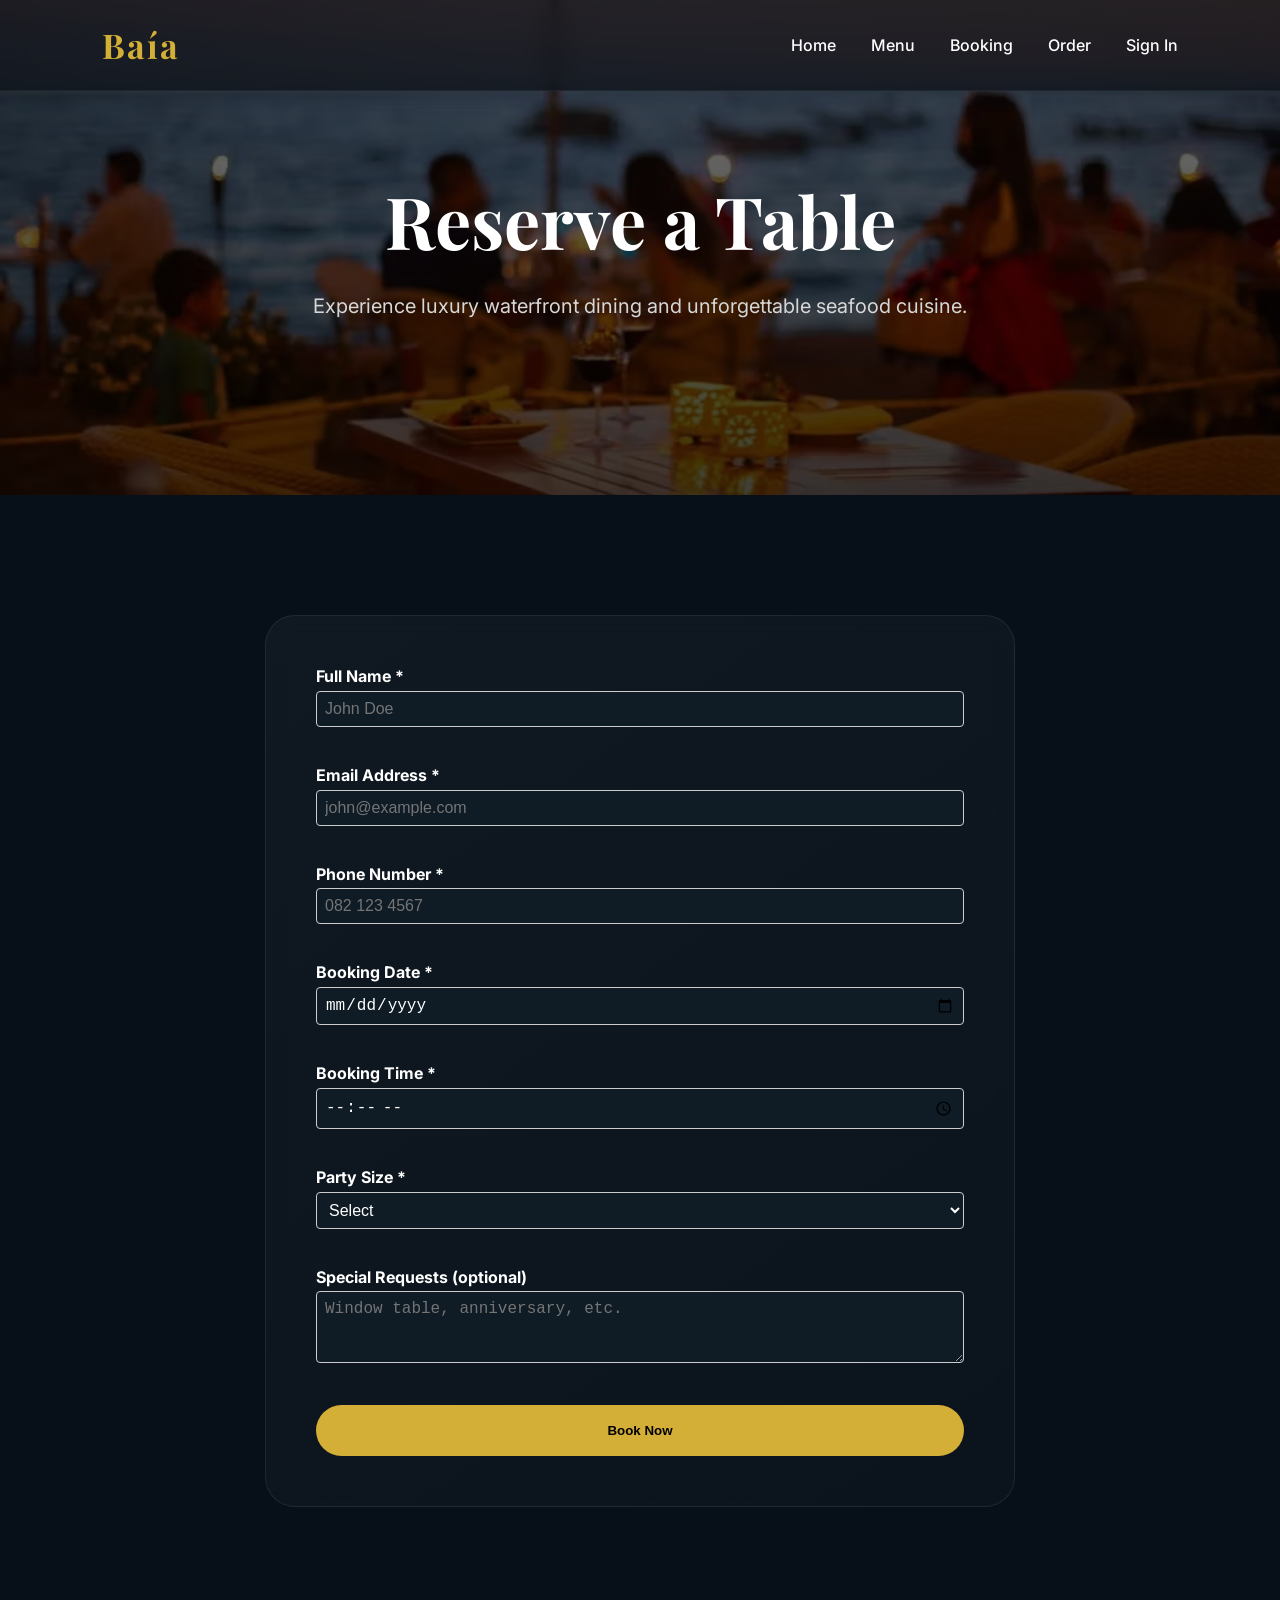
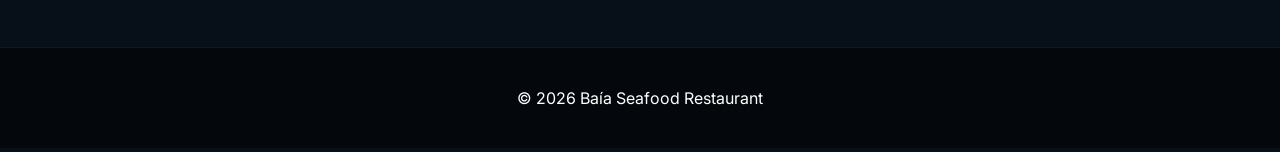
<file: booking.html>
<!DOCTYPE html>
<html lang="en">
<head>
  <meta charset="UTF-8">
  <meta name="viewport" content="width=device-width, initial-scale=1.0">
  <title>Booking - Baía Seafood</title>
  <link rel="stylesheet" href="css/style.css">
  <style>
    .form-group { margin-bottom: 1rem; }
    .form-group label { display: block; font-weight: bold; margin-bottom: 0.3rem; }
    .form-group input, .form-group select, .form-group textarea { width: 100%; padding: 8px; border: 1px solid #ccc; border-radius: 4px; }
    button { background: #2c5f2d; color: white; padding: 10px 20px; border: none; border-radius: 4px; cursor: pointer; }
    button:hover { background: #1f4520; }
    #bookingMessage { margin-top: 20px; }
  </style>
</head>
<body>

<header>
  <nav>
    <h1>Baía</h1>
    <ul>
      <li><a href="index.html">Home</a></li>
      <li><a href="menu.html">Menu</a></li>
      <li><a href="booking.html">Booking</a></li>
      <li><a href="order.html">Order</a></li>
      <li><a href="signin.html">Sign In</a></li>
    </ul>
  </nav>
</header>

<section class="page-hero">
  <div class="page-overlay">
    <h1>Reserve a Table</h1>
    <p>Experience luxury waterfront dining and unforgettable seafood cuisine.</p>
  </div>
</section>

<section class="form-section">
  <div class="form-container">
    <form id="bookingForm">
      <div class="form-group">
        <label>Full Name *</label>
        <input type="text" name="fullName" id="fullName" placeholder="John Doe" required>
      </div>

      <div class="form-group">
        <label>Email Address *</label>
        <input type="email" name="email" id="email" placeholder="john@example.com" required>
      </div>

      <div class="form-group">
        <label>Phone Number *</label>
        <input type="tel" name="phone" id="phone" placeholder="082 123 4567" required>
      </div>

      <div class="form-group">
        <label>Booking Date *</label>
        <input type="date" name="bookingDate" id="bookingDate" required>
      </div>

      <div class="form-group">
        <label>Booking Time *</label>
        <input type="time" name="bookingTime" id="bookingTime" required>
      </div>

      <div class="form-group">
        <label>Party Size *</label>
        <select name="partySize" id="partySize" required>
          <option value="">Select</option>
          <option value="2">2 Guests</option>
          <option value="4">4 Guests</option>
          <option value="6">6 Guests</option>
          <option value="8">8 Guests</option>
        </select>
      </div>

      <div class="form-group">
        <label>Special Requests (optional)</label>
        <textarea name="specialRequests" id="specialRequests" rows="3" placeholder="Window table, anniversary, etc."></textarea>
      </div>

      <button type="submit">Book Now</button>
    </form>

    <div id="bookingMessage"></div>
  </div>
</section>

<footer>
  <p>© 2026 Baía Seafood Restaurant</p>
</footer>

<script src="js/api.js"></script>
</body>
</html>
</file>
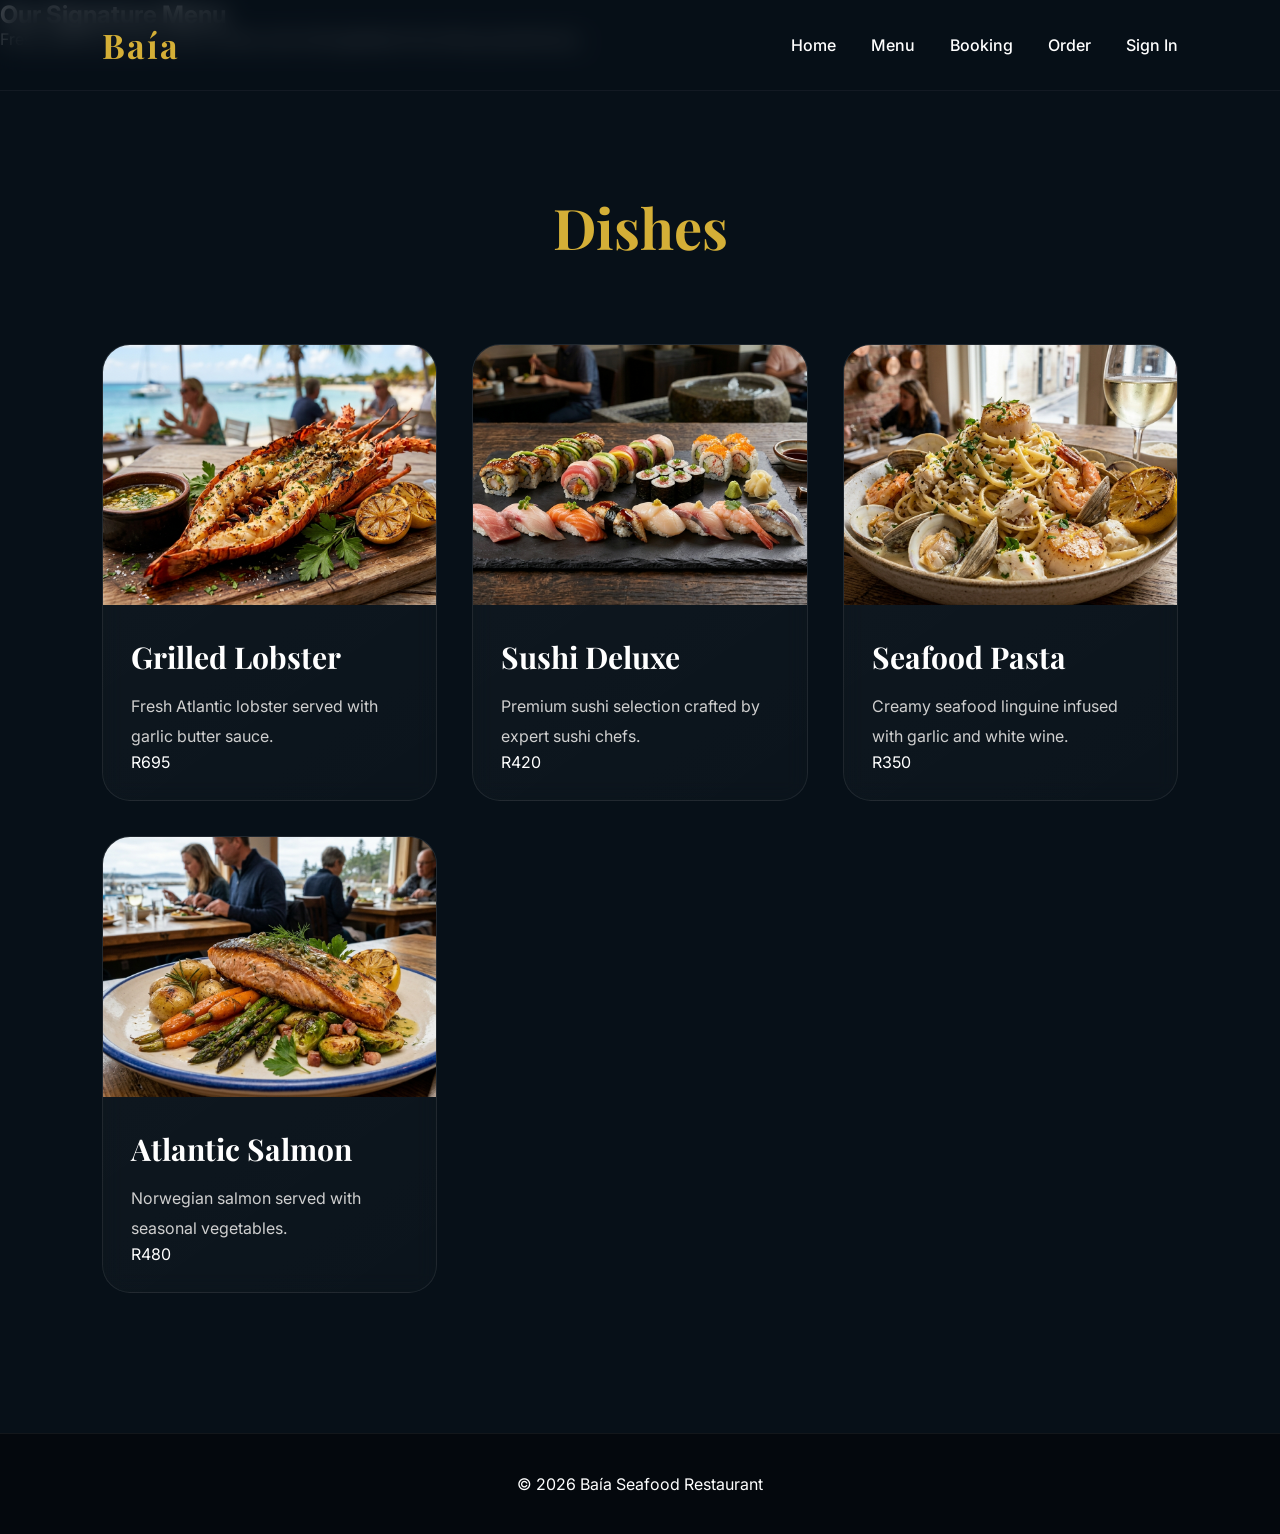
<file: menu.html>
<!DOCTYPE html>
<html lang="en">
<head>

  <meta charset="UTF-8"/>

  <meta
    name="viewport"
    content="width=device-width, initial-scale=1.0"
  />

  <title>Menu - Baía</title>

  <link
    rel="stylesheet"
    href="css/style.css"
  />

</head>

<body>

<header>

  <nav>

    <h1>Baía</h1>

    <ul>

      <li><a href="index.html">Home</a></li>

      <li><a href="menu.html">Menu</a></li>

      <li><a href="booking.html">Booking</a></li>

      <li><a href="order.html">Order</a></li>

      <li><a href="signin.html">Sign In</a></li>

    </ul>

  </nav>

</header>


<!-- HERO -->

<section class="menu-hero">

  <div class="menu-overlay">

    <h1>Our Signature Menu</h1>

    <p>
      Fresh seafood, world-class cuisine, and unforgettable fine dining experiences.
    </p>

  </div>

</section>


<!-- MENU SECTION -->

<section class="section">

  <h2>Dishes</h2>

  <div class="cards">


    <!-- CARD 1 -->

    <div class="card">

      <img
        src="images/lobster.jpg"
        alt=""
      >

      <div class="card-content">

        <h3>Grilled Lobster</h3>

        <p>
          Fresh Atlantic lobster served with garlic butter sauce.
        </p>

        <div class="price">
          R695
        </div>

      </div>

    </div>


    <!-- CARD 2 -->

    <div class="card">

      <img
        src="images/sushi.jpg"
        alt=""
      >

      <div class="card-content">

        <h3>Sushi Deluxe</h3>

        <p>
          Premium sushi selection crafted by expert sushi chefs.
        </p>

        <div class="price">
          R420
        </div>

      </div>

    </div>


    <!-- CARD 3 -->

    <div class="card">

      <img
        src="images/pasta.jpg"
        alt=""
      >

      <div class="card-content">

        <h3>Seafood Pasta</h3>

        <p>
          Creamy seafood linguine infused with garlic and white wine.
        </p>

        <div class="price">
          R350
        </div>

      </div>

    </div>


    <!-- CARD 4 -->

    <div class="card">

      <img
        src="images/salmon.jpg"
        alt=""
      >

      <div class="card-content">

        <h3>Atlantic Salmon</h3>

        <p>
          Norwegian salmon served with seasonal vegetables.
        </p>

        <div class="price">
          R480
        </div>

      </div>

    </div>
 
  </div>

</section>


<footer>

  <p>
    © 2026 Baía Seafood Restaurant
  </p>

</footer>

<script src="js/app.js"></script>

</body>
</html>
</file>
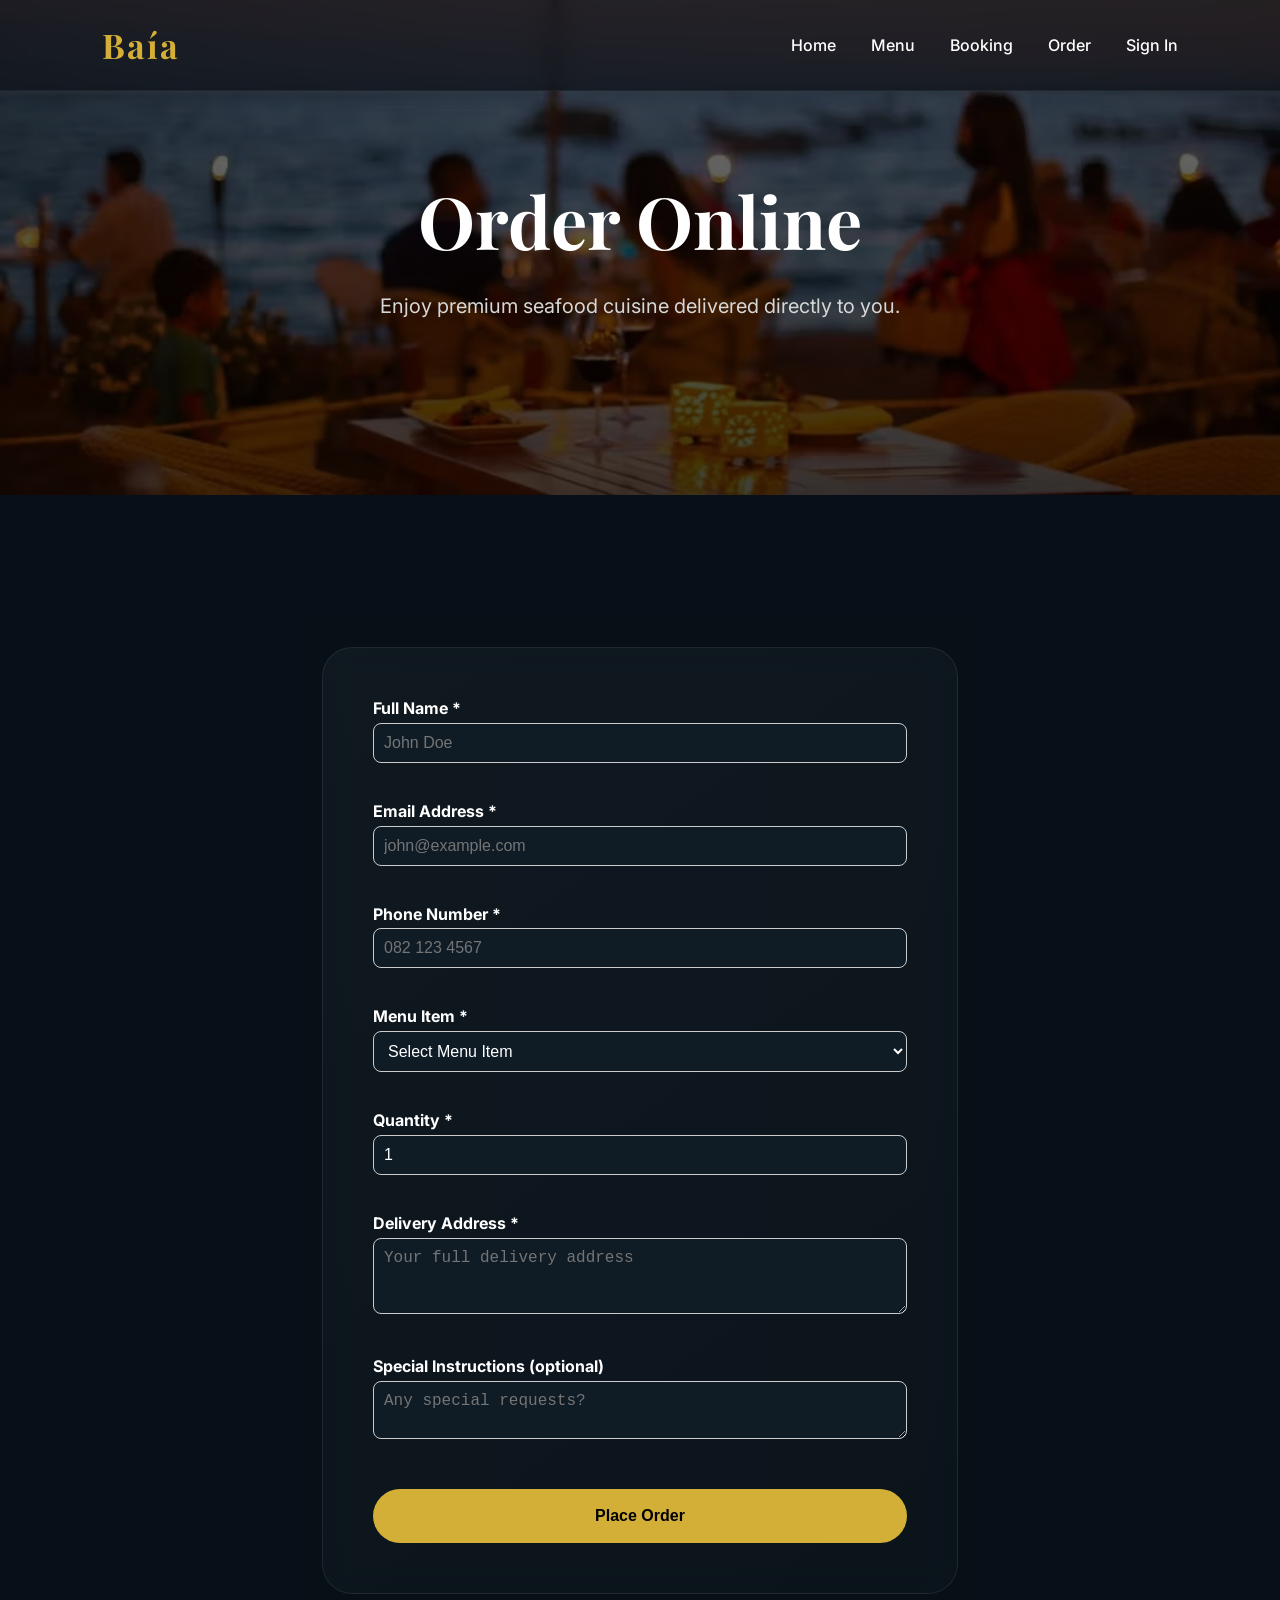
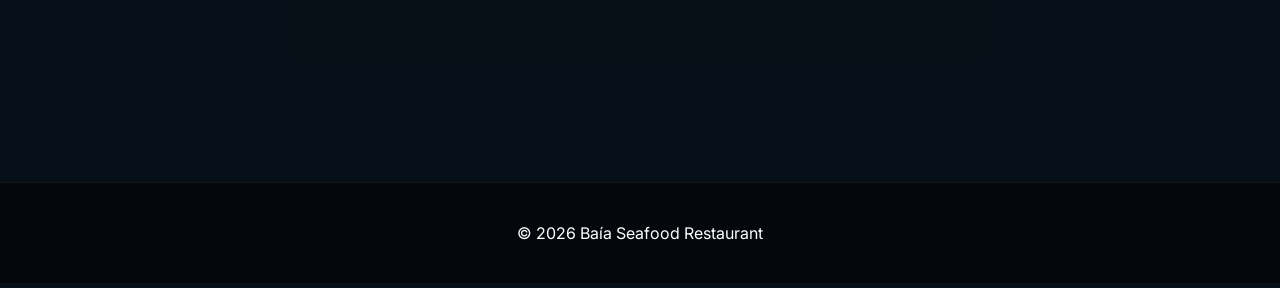
<file: order.html>
<!DOCTYPE html>
<html lang="en">
<head>
  <meta charset="UTF-8">
  <meta name="viewport" content="width=device-width, initial-scale=1.0">
  <title>Order Online - Baía Seafood</title>
  <link rel="stylesheet" href="css/style.css">
  <style>
    /* Quick inline styles to ensure proper layout */
    .form-group {
      margin-bottom: 1rem;
    }
    .form-group label {
      display: block;
      font-weight: bold;
      margin-bottom: 0.3rem;
      color: white;
    }
    .form-group input,
    .form-group select,
    .form-group textarea {
      width: 100%;
      padding: 10px;
      border: 1px solid #ccc;
      border-radius: 8px;
      font-size: 1rem;
      background: #0f1b25;
      color: white;
    }
    button {
      width: 100%;
      background: #d4af37;
      color: black;
      padding: 12px;
      border: none;
      border-radius: 8px;
      font-size: 1rem;
      font-weight: bold;
      cursor: pointer;
      margin-top: 0.5rem;
    }
    button:hover {
      background: white;
      color: black;
    }
    #orderMessage {
      margin-top: 1rem;
      padding: 10px;
      border-radius: 8px;
      text-align: center;
    }
    .form-container {
      max-width: 700px;
      margin: 0 auto;
      padding: 2rem;
      background: rgba(7,16,24,0.9);
      border-radius: 20px;
    }
  </style>
</head>
<body>

<header>
  <nav>
    <h1>Baía</h1>
    <ul>
      <li><a href="index.html">Home</a></li>
      <li><a href="menu.html">Menu</a></li>
      <li><a href="booking.html">Booking</a></li>
      <li><a href="order.html">Order</a></li>
      <li><a href="signin.html">Sign In</a></li>
    </ul>
  </nav>
</header>

<section class="page-hero">
  <div class="page-overlay">
    <h1>Order Online</h1>
    <p>Enjoy premium seafood cuisine delivered directly to you.</p>
  </div>
</section>

<section class="form-section">
  <div class="form-container">
    <form id="orderForm">
      <div class="form-group">
        <label>Full Name *</label>
        <input type="text" name="fullName" id="fullName" placeholder="John Doe" required>
      </div>

      <div class="form-group">
        <label>Email Address *</label>
        <input type="email" name="email" id="email" placeholder="john@example.com" required>
      </div>

      <div class="form-group">
        <label>Phone Number *</label>
        <input type="tel" name="phone" id="phone" placeholder="082 123 4567" required>
      </div>

      <div class="form-group">
        <label>Menu Item *</label>
        <select name="menuItem" id="menuItem" required>
          <option value="">Select Menu Item</option>
          <option value="Seafood Platter">Seafood Platter — R850</option>
          <option value="Grilled Lobster">Grilled Lobster — R695</option>
          <option value="Sushi Deluxe">Sushi Deluxe — R420</option>
        </select>
      </div>

      <div class="form-group">
        <label>Quantity *</label>
        <input type="number" name="quantity" id="quantity" placeholder="1" min="1" value="1" required>
      </div>

      <div class="form-group">
        <label>Delivery Address *</label>
        <textarea name="deliveryAddress" id="deliveryAddress" rows="3" placeholder="Your full delivery address" required></textarea>
      </div>

      <div class="form-group">
        <label>Special Instructions (optional)</label>
        <textarea name="specialInstructions" id="specialInstructions" rows="2" placeholder="Any special requests?"></textarea>
      </div>

      <button type="submit">Place Order</button>
    </form>

    <div id="orderMessage"></div>
  </div>
</section>

<footer>
  <p>© 2026 Baía Seafood Restaurant</p>
</footer>

<script src="js/api.js"></script>
</body>
</html>
</file>
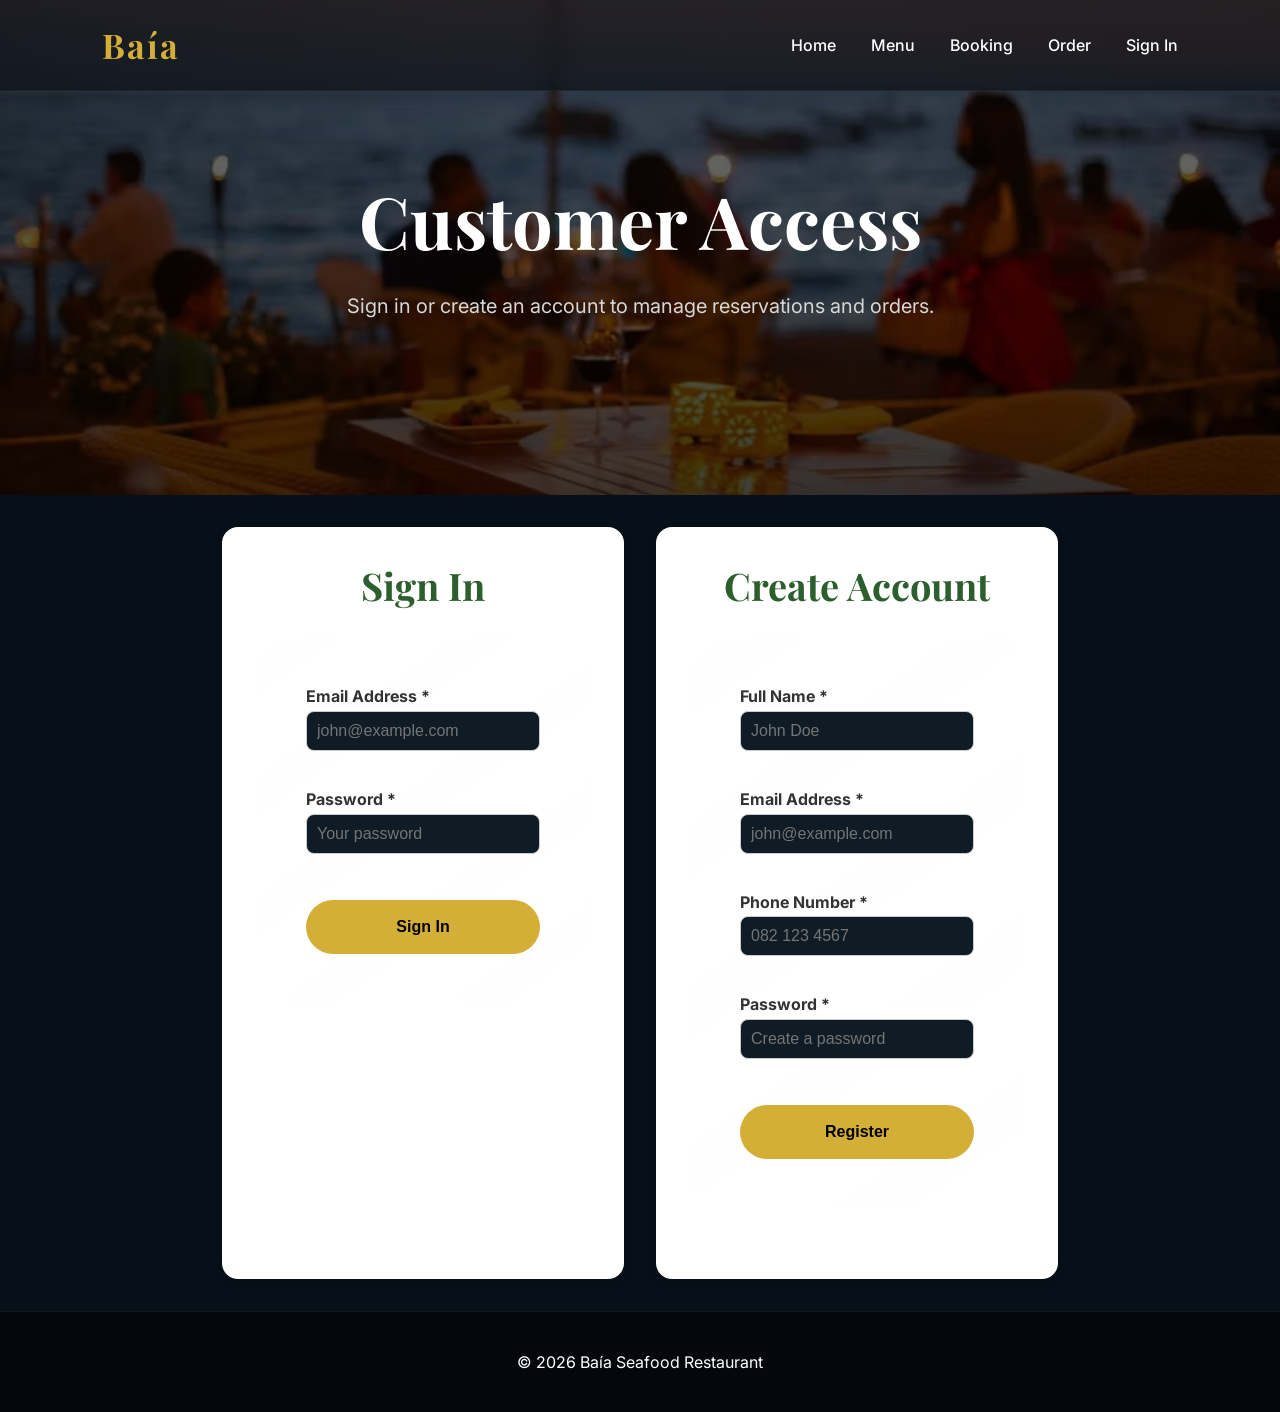
<file: signin.html>
<!DOCTYPE html>
<html lang="en">
<head>
  <meta charset="UTF-8"/>
  <meta name="viewport" content="width=device-width, initial-scale=1.0"/>
  <title>Sign In - Baía Seafood</title>
  <link rel="stylesheet" href="css/style.css"/>
  <style>
    /* Clean form styles */
    .signin-section {
      display: flex;
      gap: 2rem;
      justify-content: center;
      flex-wrap: wrap;
      padding: 2rem;
      max-width: 900px;
      margin: 0 auto;
    }
    .signin-card {
      flex: 1;
      min-width: 280px;
      background: white;
      padding: 2rem;
      border-radius: 16px;
      box-shadow: 0 4px 12px rgba(0,0,0,0.1);
    }
    .signin-card h2 {
      margin-bottom: 1.5rem;
      color: #2c5f2d;
      text-align: center;
    }
    .form-group {
      margin-bottom: 1rem;
    }
    .form-group label {
      display: block;
      font-weight: bold;
      margin-bottom: 0.3rem;
      color: #333;
    }
    .form-group input {
      width: 100%;
      padding: 10px;
      border: 1px solid #ccc;
      border-radius: 8px;
      font-size: 1rem;
    }
    button {
      width: 100%;
      background: #2c5f2d;
      color: white;
      padding: 12px;
      border: none;
      border-radius: 8px;
      font-size: 1rem;
      cursor: pointer;
      margin-top: 0.5rem;
    }
    button:hover {
      background: #1f4520;
    }
    .message {
      margin-top: 1rem;
      padding: 10px;
      border-radius: 8px;
      text-align: center;
    }
    .message.success {
      background: #d4edda;
      color: #155724;
    }
    .message.error {
      background: #f8d7da;
      color: #721c24;
    }
    
    /* FIX: Ensure buttons are clickable */
    .signin-card button {
      pointer-events: auto !important;
      cursor: pointer !important;
      position: relative !important;
      z-index: 10 !important;
    }
    .page-hero, .page-overlay {
      pointer-events: none;
    }
  </style>
</head>
<body>

<header>
  <nav>
    <h1>Baía</h1>
    <ul>
      <li><a href="index.html">Home</a></li>
      <li><a href="menu.html">Menu</a></li>
      <li><a href="booking.html">Booking</a></li>
      <li><a href="order.html">Order</a></li>
      <li><a href="signin.html">Sign In</a></li>
    </ul>
  </nav>
</header>

<section class="page-hero">
  <div class="page-overlay">
    <h1>Customer Access</h1>
    <p>Sign in or create an account to manage reservations and orders.</p>
  </div>
</section>

<section class="signin-section">

  <!-- LOGIN CARD -->
  <div class="signin-card">
    <h2>Sign In</h2>
    <form id="loginForm">
      <div class="form-group">
        <label>Email Address *</label>
        <input type="email" name="email" id="email" placeholder="john@example.com" required>
      </div>
      <div class="form-group">
        <label>Password *</label>
        <input type="password" name="password" id="password" placeholder="Your password" required>
      </div>
      <button type="submit">Sign In</button>
    </form>
    <div id="loginMessage" class="message"></div>
  </div>

  <!-- REGISTER CARD -->
  <div class="signin-card">
    <h2>Create Account</h2>
    <form id="registerForm">
      <div class="form-group">
        <label>Full Name *</label>
        <input type="text" name="fullName" id="registerName" placeholder="John Doe" required>
      </div>
      <div class="form-group">
        <label>Email Address *</label>
        <input type="email" name="email" id="registerEmail" placeholder="john@example.com" required>
      </div>
      <div class="form-group">
        <label>Phone Number *</label>
        <input type="tel" name="phone" id="registerPhone" placeholder="082 123 4567" required>
      </div>
      <div class="form-group">
        <label>Password *</label>
        <input type="password" name="password" id="registerPassword" placeholder="Create a password" required>
      </div>
      <button type="submit">Register</button>
    </form>
    <div id="registerMessage" class="message"></div>
  </div>

</section>

<footer>
  <p>© 2026 Baía Seafood Restaurant</p>
</footer>

<script src="js/cognito-config.js"></script>
<script src="js/auth.js"></script>
</body>
</html>
</file>
<file: css/style.css>
@import url('https://fonts.googleapis.com/css2?family=Playfair+Display:wght@500;700&family=Inter:wght@300;400;500;600&display=swap');

*{
  margin:0;
  padding:0;
  box-sizing:border-box;
}

html{
  scroll-behavior:smooth;
}

body{
  background:#071018;
  color:white;
  font-family:'Inter',sans-serif;
  overflow-x:hidden;
}


/* =========================
   NAVBAR
========================= */

header{

  position:fixed;

  width:100%;

  top:0;

  z-index:1000;

  background:
    rgba(7,16,24,0.72);

  backdrop-filter:blur(12px);

  border-bottom:
    1px solid rgba(255,255,255,0.05);
}


nav{

  display:flex;

  justify-content:space-between;

  align-items:center;

  padding:22px 8%;
}


nav h1{

  font-family:'Playfair Display',serif;

  font-size:34px;

  color:#d4af37;

  letter-spacing:2px;
}


nav ul{

  display:flex;

  gap:35px;

  list-style:none;
}


nav a{

  text-decoration:none;

  color:white;

  font-weight:500;

  position:relative;

  transition:0.3s;
}


nav a::after{

  content:'';

  position:absolute;

  left:0;

  bottom:-7px;

  width:0%;

  height:2px;

  background:#d4af37;

  transition:0.4s;
}


nav a:hover::after{

  width:100%;
}


nav a:hover{

  color:#d4af37;
}



/* =========================
   HERO SECTION
========================= */

.hero{

  position:relative;

  height:100vh;

  background:
    linear-gradient(
      rgba(0,0,0,0.45),
      rgba(0,0,0,0.72)
    ),
    url('../images/hero.jpg');

  background-size:cover;

  background-position:center;

  display:flex;

  justify-content:center;

  align-items:center;

  text-align:center;

  padding:0 20px;
}


.hero::after{

  content:'';

  position:absolute;

  left:0;

  bottom:0;

  width:100%;

  height:220px;

  background:
    linear-gradient(
      to bottom,
      rgba(7,16,24,0),
      #071018
    );
}


.hero-content{

  position:relative;

  z-index:5;

  max-width:950px;

  animation:fadeUp 1.5s ease;
}


.hero-content h2{

  font-size:92px;

  line-height:1;

  margin-bottom:25px;

  font-family:'Playfair Display',serif;
}


.hero-content p{

  font-size:24px;

  line-height:1.8;

  color:#d8d8d8;

  margin-bottom:45px;
}



/* =========================
   BUTTON
========================= */

.btn{

  display:inline-block;

  background:#d4af37;

  color:black;

  padding:18px 42px;

  border-radius:50px;

  text-decoration:none;

  font-weight:700;

  transition:0.4s;

  box-shadow:
    0 15px 35px rgba(212,175,55,0.25);
}


.btn:hover{

  transform:
    translateY(-5px);

  background:white;

  box-shadow:
    0 20px 40px rgba(255,255,255,0.18);
}



/* =========================
   LUXURY ABOUT SECTION
========================= */

.luxury-about{

  position:relative;

  min-height:120vh;

  display:flex;

  justify-content:center;

  align-items:center;

  padding:180px 8% 140px;

  overflow:hidden;

  margin-top:-120px;

  z-index:5;
}



/* BACKGROUND */

.about-bg{

  position:absolute;

  inset:0;

  z-index:1;
}


.about-bg img{

  width:100%;

  height:100%;

  object-fit:cover;

  transform:scale(1.05);

  filter:
    brightness(0.22)
    saturate(1.1);
}



/* OVERLAY */

.luxury-about::before{

  content:'';

  position:absolute;

  inset:0;

  background:

    linear-gradient(
      to bottom,
      #071018 0%,
      rgba(7,16,24,0.35) 18%,
      rgba(0,0,0,0.72) 45%,
      #071018 100%
    );

  z-index:2;
}



/* GLASS CARD */

.about-glass{

  position:relative;

  z-index:3;

  max-width:900px;

  padding:80px;

  border-radius:40px;

  background:
    linear-gradient(
      145deg,
      rgba(10,18,28,0.78),
      rgba(10,18,28,0.58)
    );

  backdrop-filter:blur(22px);

  border:
    1px solid rgba(255,255,255,0.06);

  box-shadow:
    0 40px 120px rgba(0,0,0,0.6);

  animation:fadeUp 1.4s ease;
}



/* TAG */

.about-tag{

  color:#d4af37;

  letter-spacing:4px;

  font-size:13px;

  font-weight:700;
}



/* TITLE */

.about-glass h2{

  font-size:68px;

  line-height:1.05;

  margin-top:20px;

  margin-bottom:30px;

  font-family:'Playfair Display',serif;

  max-width:700px;
}



/* GOLD LINE */

.gold-line{

  width:120px;

  height:4px;

  background:#d4af37;

  border-radius:20px;

  margin-bottom:35px;
}



/* TEXT */

.about-glass p{

  color:#d6d6d6;

  line-height:2;

  font-size:18px;

  margin-bottom:25px;
}



/* STATS */

.luxury-stats{

  display:flex;

  gap:25px;

  flex-wrap:wrap;

  margin-top:50px;

  margin-bottom:50px;
}


.luxury-stat{

  min-width:180px;

  padding:28px;

  border-radius:22px;

  background:
    rgba(255,255,255,0.04);

  border:
    1px solid rgba(255,255,255,0.06);

  transition:0.4s;
}


.luxury-stat:hover{

  transform:
    translateY(-8px);

  background:
    rgba(255,255,255,0.07);
}


.luxury-stat h3{

  color:#d4af37;

  font-size:42px;

  margin-bottom:10px;
}


.luxury-stat span{

  color:#d6d6d6;

  font-size:15px;
}



/* =========================
   GENERAL SECTION
========================= */

.section{

  padding:140px 8%;
}


.section h2{

  text-align:center;

  font-size:56px;

  margin-bottom:80px;

  color:#d4af37;

  font-family:'Playfair Display',serif;
}



/* =========================
   CARDS
========================= */

.cards{

  display:grid;

  grid-template-columns:
    repeat(auto-fit,minmax(280px,1fr));

  gap:35px;
}


.card{

  background:
    linear-gradient(
      145deg,
      rgba(255,255,255,0.04),
      rgba(255,255,255,0.02)
    );

  border:
    1px solid rgba(255,255,255,0.08);

  border-radius:28px;

  overflow:hidden;

  transition:0.5s;

  backdrop-filter:blur(10px);
}


.card:hover{

  transform:
    translateY(-12px)
    scale(1.02);

  box-shadow:
    0 25px 50px rgba(0,0,0,0.4);
}


.card img{

  width:100%;

  height:260px;

  object-fit:cover;
}


.card-content{

  padding:28px;
}


.card h3{

  font-size:30px;

  margin-bottom:14px;

  font-family:'Playfair Display',serif;
}


.card p{

  color:#cfcfcf;

  line-height:1.9;
}



/* =========================
   FOOTER
========================= */

footer{

  background:#04080d;

  text-align:center;

  padding:40px;

  border-top:
    1px solid rgba(255,255,255,0.06);
}



/* =========================
   ANIMATION
========================= */

@keyframes fadeUp{

  from{

    opacity:0;

    transform:translateY(40px);
  }

  to{

    opacity:1;

    transform:translateY(0);
  }

}



/* =========================
   MOBILE
========================= */

@media(max-width:900px){

  nav{

    flex-direction:column;

    gap:20px;
  }


  nav ul{

    flex-wrap:wrap;

    justify-content:center;
  }


  .hero-content h2{

    font-size:56px;
  }


  .hero-content p{

    font-size:18px;
  }


  .about-glass{

    padding:45px;
  }


  .about-glass h2{

    font-size:46px;
  }


  .luxury-stats{

    flex-direction:column;
  }


  .luxury-stat{

    width:100%;
  }


  .section h2{

    font-size:42px;
  }

}/* =========================
   PAGE HERO
========================= */

.page-hero{

  height:55vh;

  background:
    linear-gradient(
      rgba(0,0,0,0.55),
      rgba(0,0,0,0.75)
    ),
    url('../images/hero.jpg');

  background-size:cover;

  background-position:center;

  display:flex;

  justify-content:center;

  align-items:center;

  text-align:center;

  padding:20px;
}


.page-overlay h1{

  font-size:72px;

  font-family:'Playfair Display',serif;

  margin-bottom:20px;
}


.page-overlay p{

  color:#d7d7d7;

  font-size:20px;

  line-height:1.8;

  max-width:700px;
}



/* =========================
   FORM SECTION
========================= */

.form-section{

  padding:120px 8%;

  display:flex;

  justify-content:center;
}


.form-container{

  width:100%;

  max-width:750px;
}



/* =========================
   FORMS
========================= */

form{

  width:100%;

  display:flex;

  flex-direction:column;

  gap:22px;

  padding:50px;

  border-radius:30px;

  background:
    linear-gradient(
      145deg,
      rgba(255,255,255,0.04),
      rgba(255,255,255,0.02)
    );

  border:
    1px solid rgba(255,255,255,0.08);

  backdrop-filter:blur(14px);
}


form input,
form select,
form textarea{

  width:100%;

  padding:18px;

  border:none;

  border-radius:14px;

  background:#0f1b25;

  color:white;

  font-size:16px;
}


form button{

  width:100%;

  padding:18px;

  border:none;

  border-radius:50px;

  background:#d4af37;

  color:black;

  font-weight:700;

  cursor:pointer;

  transition:0.4s;
}


form button:hover{

  transform:translateY(-4px);

  background:white;
}



/* =========================
   SIGNIN SECTION
========================= */

.signin-section{

  display:grid;

  grid-template-columns:
    repeat(auto-fit,minmax(320px,1fr));

  gap:40px;

  padding:120px 8%;
}


.signin-card{

  padding:40px;

  border-radius:30px;

  background:
    linear-gradient(
      145deg,
      rgba(255,255,255,0.04),
      rgba(255,255,255,0.02)
    );

  border:
    1px solid rgba(255,255,255,0.08);

  backdrop-filter:blur(14px);
}


.signin-card h2{

  font-size:38px;

  margin-bottom:30px;

  color:#d4af37;

  font-family:'Playfair Display',serif;
}



/* =========================
   MOBILE
========================= */

@media(max-width:900px){

  .page-overlay h1{

    font-size:48px;
  }

}
</file>
